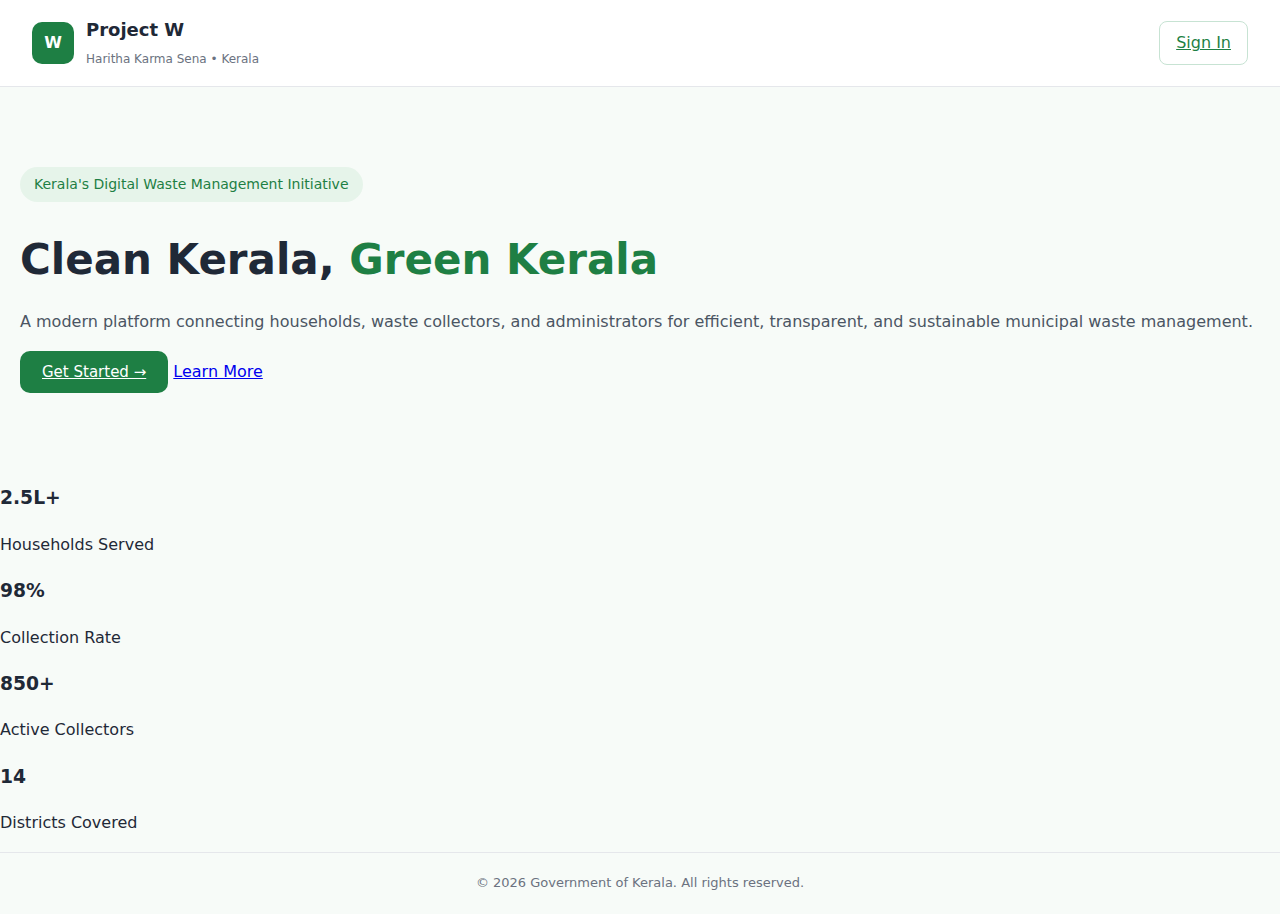
<file: index.html>
<!DOCTYPE html>
<html lang="en">
<head>
  <meta charset="UTF-8" />
  <title>Project W</title>
  <link rel="stylesheet" href="/static/style.css" />
</head>
<body>

<header class="topbar">
  <div class="brand">
    <div class="logo">W</div>
    <div>
      <h1>Project W</h1>
      <span>Haritha Karma Sena • Kerala</span>
    </div>
  </div>
  <a href="role.html" class="btn">Sign In</a>
</header>

<section class="hero">
  <span class="badge">Kerala's Digital Waste Management Initiative</span>
  <h2>Clean Kerala, <span>Green Kerala</span></h2>
  <p>
    A modern platform connecting households, waste collectors, and administrators
    for efficient, transparent, and sustainable municipal waste management.
  </p>

  <div class="actions">
    <a href="role.html" class="primary-btn">Get Started →</a>
    <a href="#" class="link-btn">Learn More</a>
  </div>
</section>

<section class="stats">
  <div>
    <h3>2.5L+</h3>
    <p>Households Served</p>
  </div>
  <div>
    <h3>98%</h3>
    <p>Collection Rate</p>
  </div>
  <div>
    <h3>850+</h3>
    <p>Active Collectors</p>
  </div>
  <div>
    <h3>14</h3>
    <p>Districts Covered</p>
  </div>
</section>

<footer>
  © 2026 Government of Kerala. All rights reserved.
</footer>

</body>
</html>
</file>
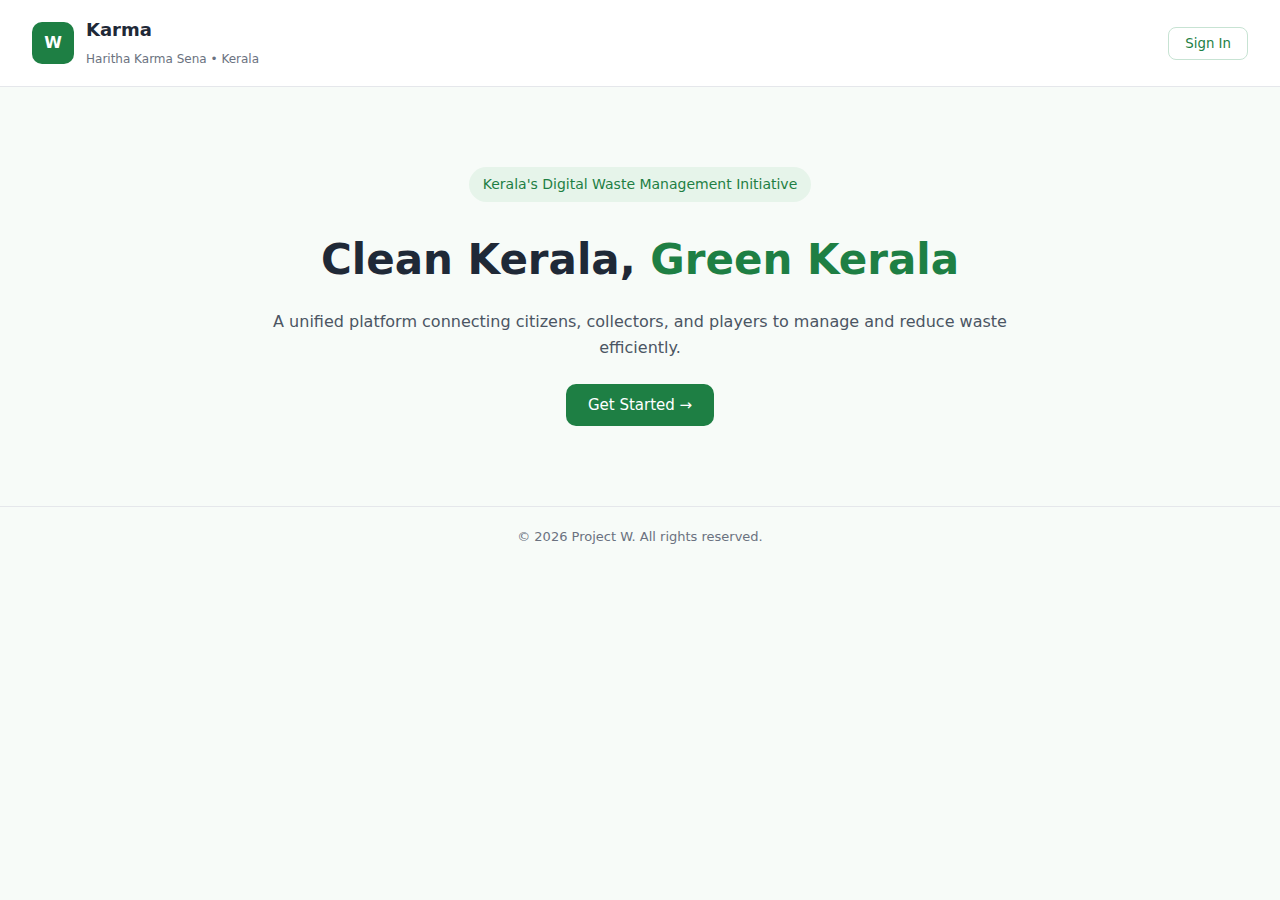
<file: templates/index.html>
<!DOCTYPE html>
<html lang="en">
<head>
  <meta charset="UTF-8" />
  <title>Karma</title>
  <meta name="viewport" content="width=device-width, initial-scale=1.0" />
  <link rel="stylesheet" href="/static/style.css" />
</head>
<body>

<header class="topbar">
  <div class="brand">
    <div class="logo">W</div>
    <div>
      <h1>Karma</h1>
      <span>Haritha Karma Sena • Kerala</span>
    </div>
  </div>
  <button class="btn" onclick="goTo('/auth')">Sign In</button>
</header>

<section class="hero">
  <div class="hero-content">
    <span class="badge">Kerala's Digital Waste Management Initiative</span>

    <h2>Clean Kerala, <span>Green Kerala</span></h2>

    <p>
      A unified platform connecting citizens, collectors, and players
      to manage and reduce waste efficiently.
    </p>

    <div class="actions">
      <button class="primary-btn" onclick="goTo('/role')">
        Get Started →
      </button>
    </div>
  </div>
</section>

<footer>
  © 2026 Project W. All rights reserved.
</footer>

<script src="/static/app.js"></script>
</body>
</html>
</file>
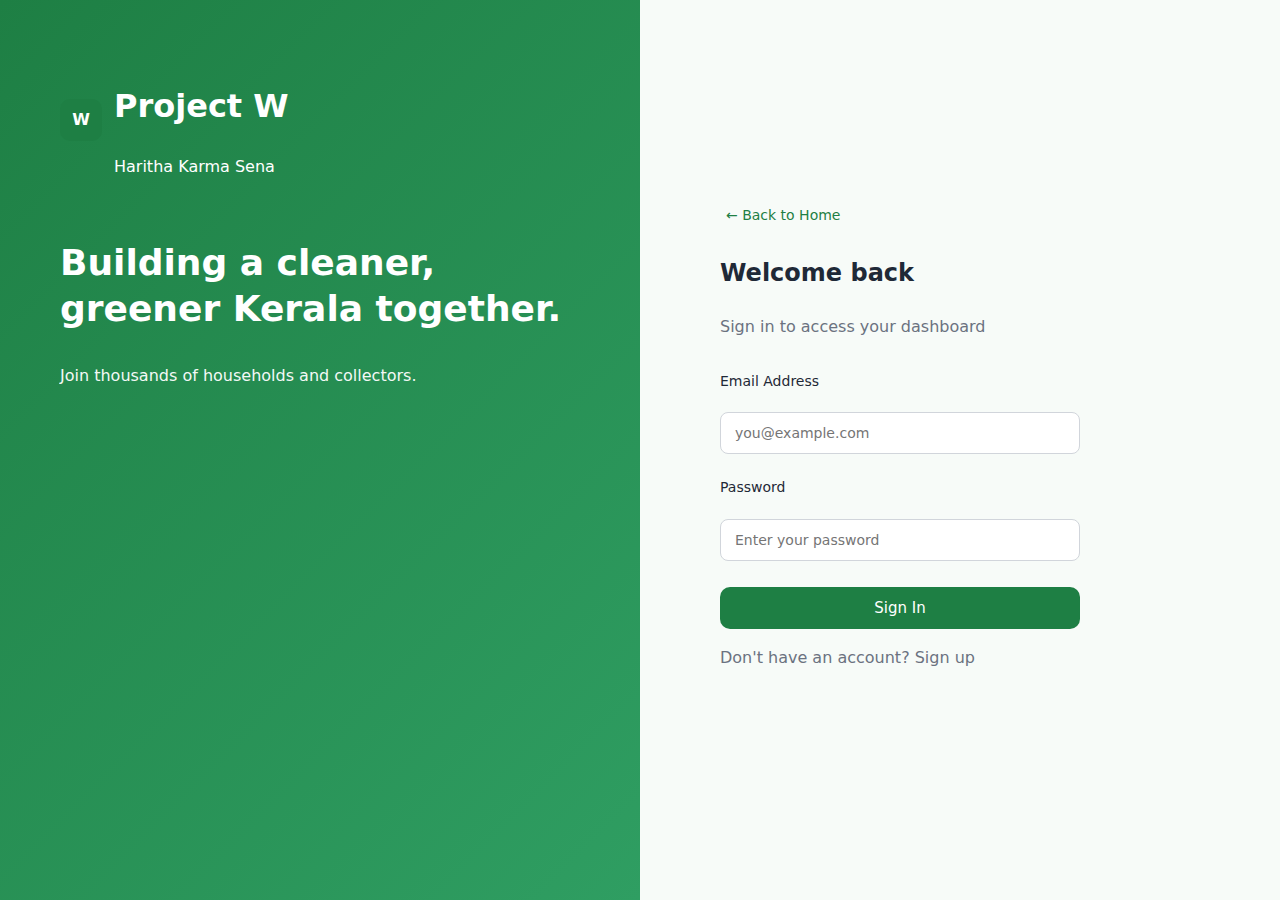
<file: auth.html>
<!DOCTYPE html>
<html lang="en">
<head>
  <meta charset="UTF-8">
  <title>Sign In | Project W</title>
  <link rel="stylesheet" href="/static/style.css">
</head>
<body class="auth-layout">

<div class="auth-left">
  <div class="auth-brand">
    <div class="logo">W</div>
    <div>
      <h1>Project W</h1>
      <span>Haritha Karma Sena</span>
    </div>
  </div>

  <h2>Building a cleaner,<br>greener Kerala together.</h2>
  <p>Join thousands of households and collectors.</p>
</div>

<div class="auth-right">
  <button class="back-btn" onclick="goBackHome()">← Back to Home</button>

  <h2>Welcome back</h2>
  <p>Sign in to access your dashboard</p>

  <form onsubmit="signIn(event)">
    <label>Email Address</label>
    <input type="email" placeholder="you@example.com" required>

    <label>Password</label>
    <input type="password" placeholder="Enter your password" required>

    <button class="primary-btn" type="submit">Sign In</button>
  </form>

  <p class="signup">Don't have an account? <a>Sign up</a></p>
</div>

<script src="/static/app.js"></script>
</body>
</html>
</file>
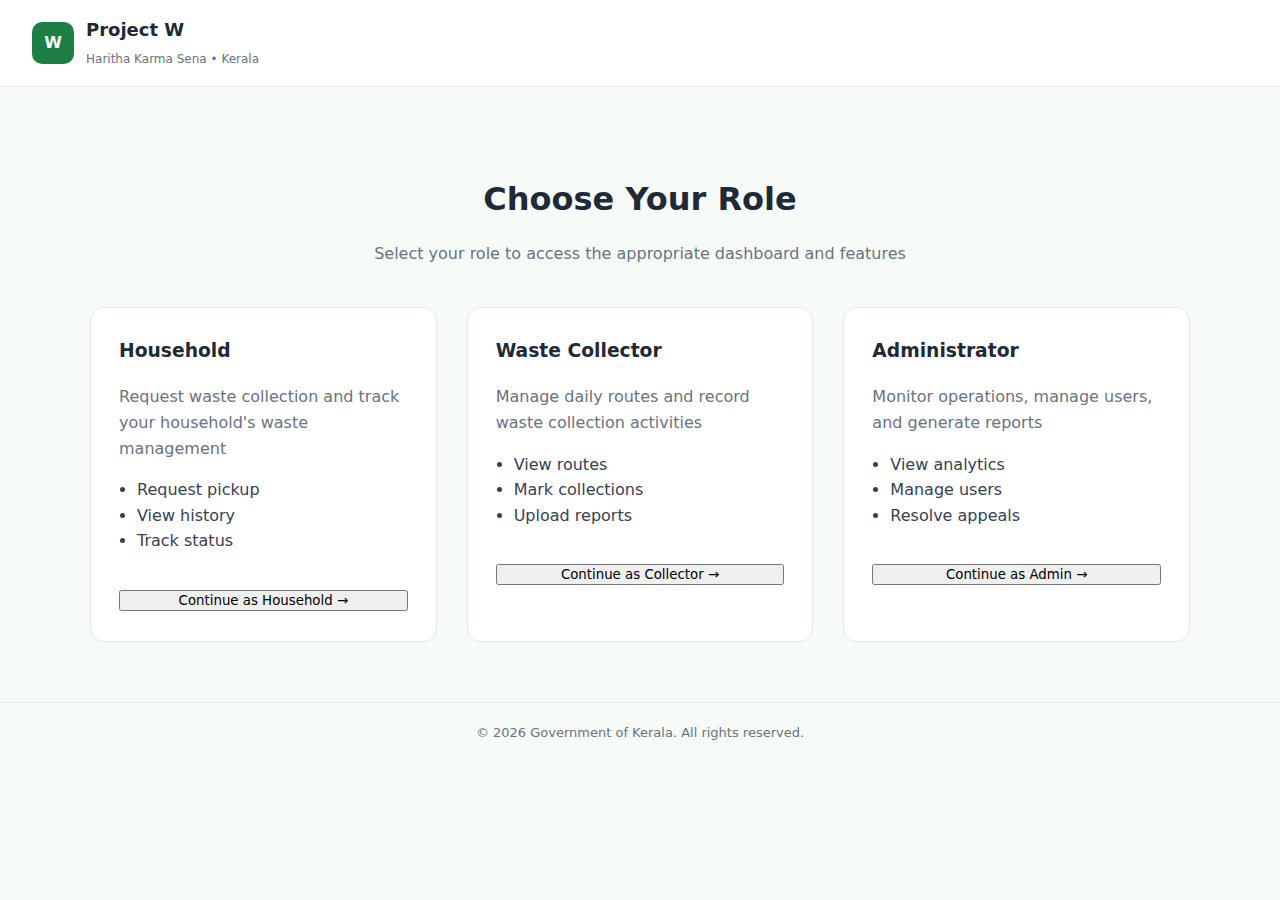
<file: role.html>
<!DOCTYPE html>
<html lang="en">
<head>
  <meta charset="UTF-8" />
  <title>Choose Role | Project W</title>
  <link rel="stylesheet" href="/static/style.css" />
</head>
<body>

<header class="topbar">
  <div class="brand">
    <div class="logo">W</div>
    <div>
      <h1>Project W</h1>
      <span>Haritha Karma Sena • Kerala</span>
    </div>
  </div>
</header>

<section class="roles">
  <h2>Choose Your Role</h2>
  <p>Select your role to access the appropriate dashboard and features</p>

  <div class="role-grid">
    <div class="role-card">
      <h3>Household</h3>
      <p>Request waste collection and track your household's waste management</p>
      <ul>
        <li>Request pickup</li>
        <li>View history</li>
        <li>Track status</li>
      </ul>
      <button onclick="selectRole('household')">Continue as Household →</button>
    </div>

    <div class="role-card">
      <h3>Waste Collector</h3>
      <p>Manage daily routes and record waste collection activities</p>
      <ul>
        <li>View routes</li>
        <li>Mark collections</li>
        <li>Upload reports</li>
      </ul>
      <button onclick="selectRole('collector')">Continue as Collector →</button>
    </div>

    <div class="role-card">
      <h3>Administrator</h3>
      <p>Monitor operations, manage users, and generate reports</p>
      <ul>
        <li>View analytics</li>
        <li>Manage users</li>
        <li>Resolve appeals</li>
      </ul>
      <button onclick="selectRole('admin')">Continue as Admin →</button>
    </div>
  </div>
</section>

<footer>
  © 2026 Government of Kerala. All rights reserved.
</footer>

<script src="/static/app.js"></script>
</body>
</html>
</file>
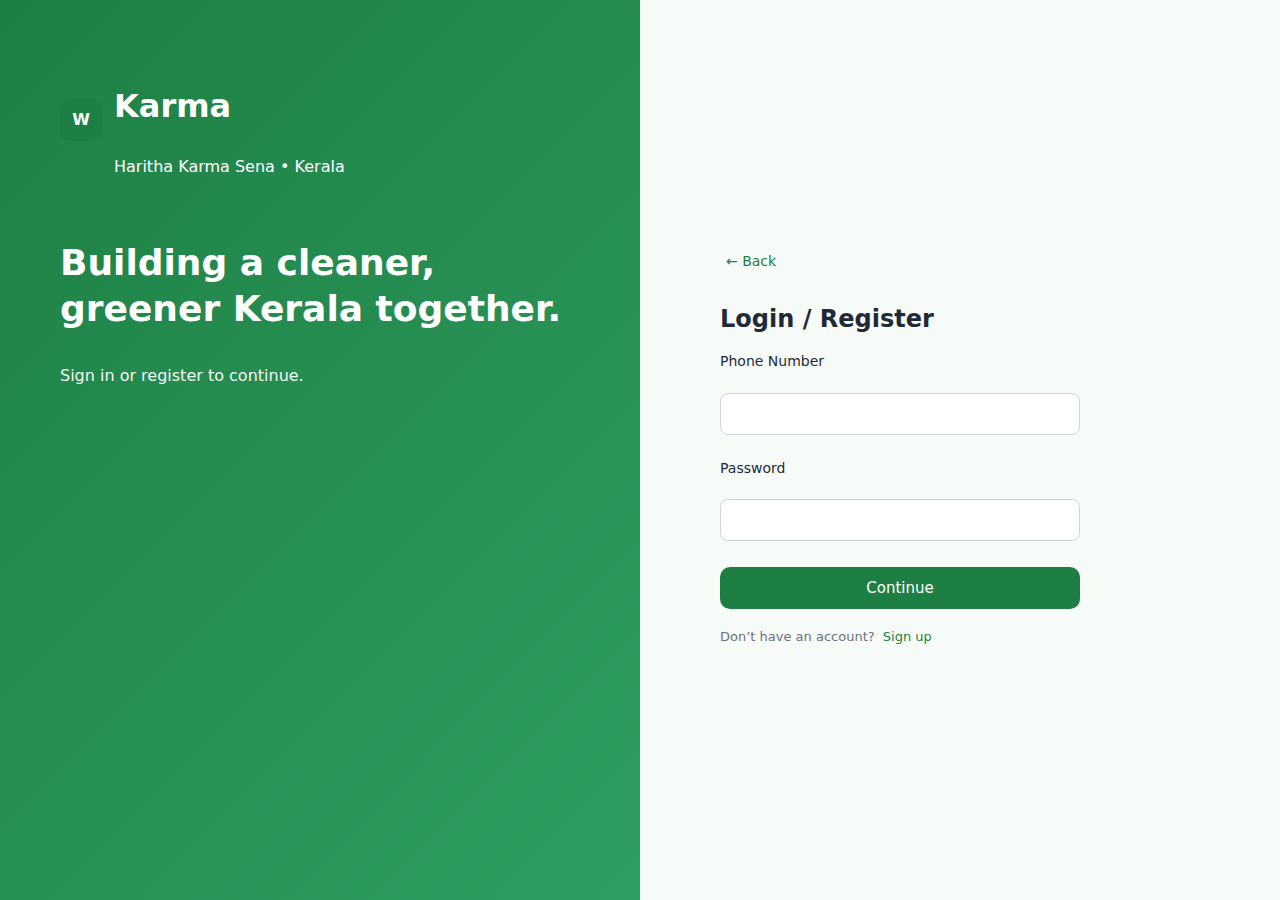
<file: templates/auth.html>
<!DOCTYPE html>
<html lang="en">
<head>
  <meta charset="UTF-8" />
  <title>Sign In | Karma</title>
  <meta name="viewport" content="width=device-width, initial-scale=1.0" />
  <link rel="stylesheet" href="/static/style.css" />
</head>
<body class="auth-layout">

<section class="auth-left">
  <div class="auth-brand">
    <div class="logo">W</div>
    <div>
      <h1>Karma</h1>
      <span>Haritha Karma Sena • Kerala</span>
    </div>
  </div>

  <h2>Building a cleaner,<br>greener Kerala together.</h2>
  <p>Sign in or register to continue.</p>
</section>

<section class="auth-right">
  <button class="back-btn" onclick="goTo('/')">← Back</button>

  <h2>Login / Register</h2>

  <form id="authForm">
    <label>Phone Number</label>
    <input type="number" id="number" required />

    <label>Password</label>
    <input type="password" id="password" />

    <button class="primary-btn" type="submit">Continue</button>
  </form>
  <div class="auth-alt">
    Don’t have an account?
    <a href="/signup" class="signup-link">Sign up</a>
  </div>
  
</section>

<script src="/static/app.js"></script>
</body>
</html>
</file>
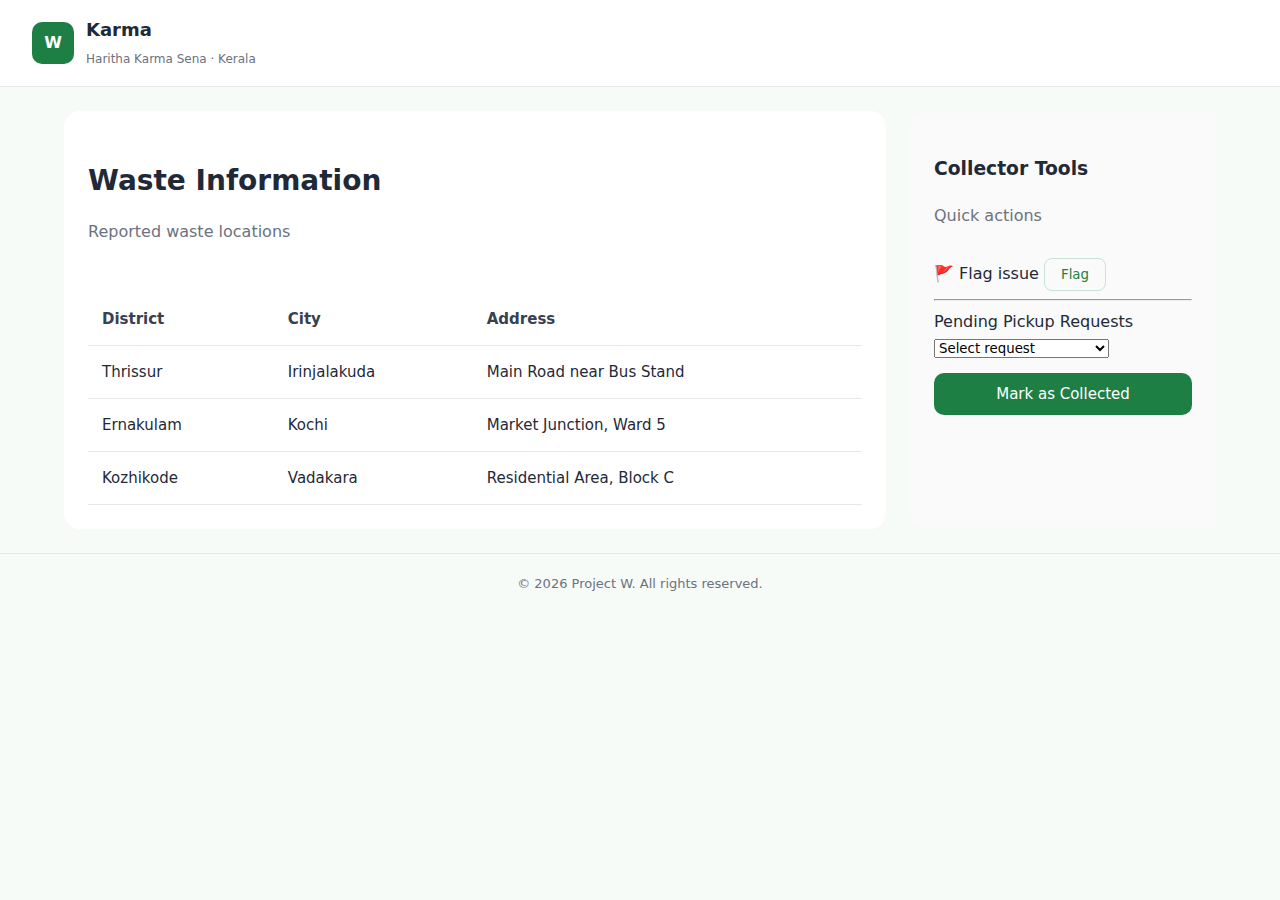
<file: templates/collector.html>
<!DOCTYPE html>
<html lang="en">
<head>
  <meta charset="UTF-8" />
  <title>Collector Dashboard | Karma</title>
  <meta name="viewport" content="width=device-width, initial-scale=1.0" />
  <link rel="stylesheet" href="/static/style.css" />
</head>
<body>

<!-- TOP BAR -->
<header class="topbar">
  <div class="brand">
    <div class="logo">W</div>
    <div>
      <h1>Karma</h1>
      <span>Haritha Karma Sena · Kerala</span>
    </div>
  </div>
</header>

<!-- MAIN DASHBOARD -->
<main class="dashboard dashboard-split">

  <!-- LEFT : MAIN FEATURE -->
  <section class="waste-main">
    <div class="waste-header">
      <div>
        <h2>Waste Information</h2>
        <p class="muted">Reported waste locations</p>
      </div>
    </div>

    <table class="waste-table">
      <thead>
        <tr>
          <th>District</th>
          <th>City</th>
          <th>Address</th>
        </tr>
      </thead>
      <tbody>
        <tr>
          <td>Thrissur</td>
          <td>Irinjalakuda</td>
          <td>Main Road near Bus Stand</td>
        </tr>
        <tr>
          <td>Ernakulam</td>
          <td>Kochi</td>
          <td>Market Junction, Ward 5</td>
        </tr>
        <tr>
          <td>Kozhikode</td>
          <td>Vadakara</td>
          <td>Residential Area, Block C</td>
        </tr>
      </tbody>
    </table>
  </section>

  <!-- RIGHT : COLLECTOR TOOLS -->
  <aside class="collector-actions">
    <h3>Collector Tools</h3>
    <p class="muted">Quick actions</p>

    <!-- SMALL FLAG BOX -->
    <div class="mini-flag-box">
      <span class="flag-label">🚩 Flag issue</span>
      <button class="btn small" onclick="openFlagModal()">Flag</button>
    </div>

    <hr />

    <label>Pending Pickup Requests</label>
    <select>
      <option>Select request</option>
      <option>Thrissur · Main Road</option>
      <option>Kochi · Market Junction</option>
    </select>

    <button class="primary-btn full">
      Mark as Collected
    </button>
  </aside>

</main>

<!-- FLAG MODAL -->
<div class="modal-overlay" id="flagModal">
  <div class="modal-box">

    <h3>Flag a Location</h3>
    <p class="muted">Report issues found during collection</p>

    <label>District</label>
    <input type="text" placeholder="District name">

    <label>City</label>
    <input type="text" placeholder="City name">

    <label>Address</label>
    <textarea placeholder="Exact address or landmark"></textarea>

    <label>Issue Type</label>
    <select>
      <option>Overflow</option>
      <option>Wrong Waste Type</option>
      <option>Blocked Access</option>
    </select>

    <label>Severity</label>
    <select>
      <option>Low</option>
      <option>Medium</option>
      <option>High</option>
    </select>

    <div class="modal-actions">
      <button class="btn" onclick="closeFlagModal()">Cancel</button>
      <button class="primary-btn">Submit</button>
    </div>

  </div>
</div>

<footer>
  © 2026 Project W. All rights reserved.
</footer>

<script>
  function openFlagModal() {
    document.getElementById("flagModal").classList.add("active");
  }

  function closeFlagModal() {
    document.getElementById("flagModal").classList.remove("active");
  }
</script>

</body>
</html>
</file>
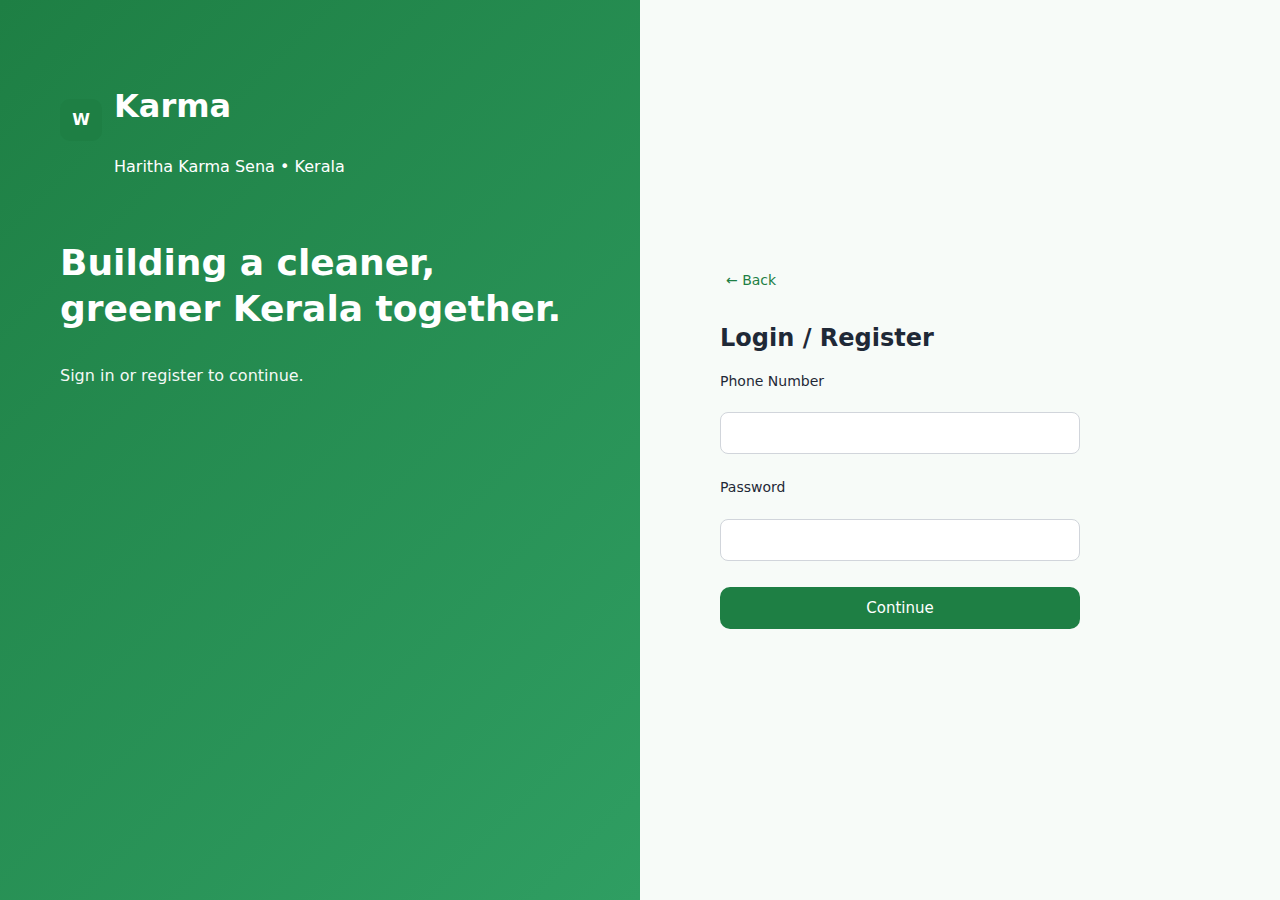
<file: templates/collectorAuth.html>
<!DOCTYPE html>
<html lang="en">
<head>
  <meta charset="UTF-8" />
  <title>Sign In | Karma</title>
  <meta name="viewport" content="width=device-width, initial-scale=1.0" />
  <link rel="stylesheet" href="/static/style.css" />
</head>
<body class="auth-layout">

<section class="auth-left">
  <div class="auth-brand">
    <div class="logo">W</div>
    <div>
      <h1>Karma</h1>
      <span>Haritha Karma Sena • Kerala</span>
    </div>
  </div>

  <h2>Building a cleaner,<br>greener Kerala together.</h2>
  <p>Sign in or register to continue.</p>
</section>

<section class="auth-right">
  <button class="back-btn" onclick="goTo('/')">← Back</button>

  <h2>Login / Register</h2>

  <form id="collectorAuthForm">
    <label>Phone Number</label>
    <input type="number" id="number" required />

    <label>Password</label>
    <input type="password" id="password" />

    <button class="primary-btn" type="submit">Continue</button>
  </form>
  
</section>

<script src="/static/app.js"></script>
</body>
</html>
</file>
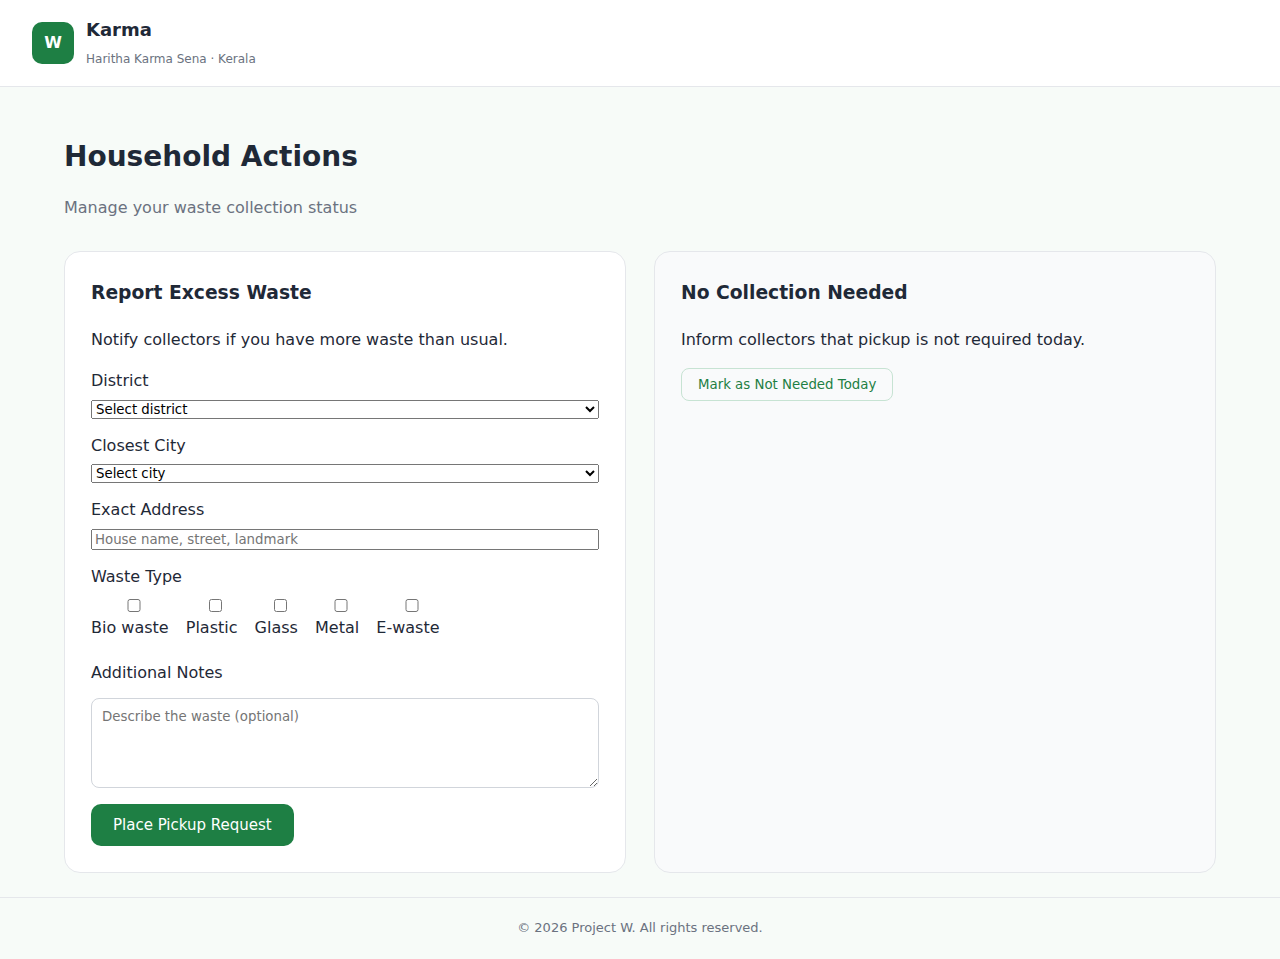
<file: templates/household.html>
<!DOCTYPE html>
<html lang="en">
<head>
  <meta charset="UTF-8" />
  <title>Household Dashboard | Karma</title>
  <meta name="viewport" content="width=device-width, initial-scale=1.0" />
  <link rel="stylesheet" href="/static/style.css" />

  <!-- FORCE FORM FIELDS TO STACK -->
  <style>
    .action-card .form-group {
      display: block;
      width: 100%;
      margin-bottom: 14px;
    }

    .action-card label {
      display: block;
      margin-bottom: 6px;
    }

    .action-card select,
    .action-card input,
    .action-card textarea {
      display: block;
      width: 100%;
    }

    .checkbox-group label {
      display: inline-block;
      margin-right: 12px;
    }
  </style>
</head>
<body>

<header class="topbar">
  <div class="brand">
    <div class="logo">W</div>
    <div>
      <h1>Karma</h1>
      <span>Haritha Karma Sena · Kerala</span>
    </div>
  </div>
</header>

<main class="dashboard">
  <h2>Household Actions</h2>
  <p class="muted">Manage your waste collection status</p>

  <div class="action-grid">

    <!-- REPORT EXCESS WASTE -->
    <div class="action-card">
      <h3>Report Excess Waste</h3>
      <p>Notify collectors if you have more waste than usual.</p>

      <div class="form-group">
        <label>District</label>
        <select id="districtSelect">
          <option value="">Select district</option>
        </select>
      </div>

      <div class="form-group">
        <label>Closest City</label>
        <select id="citySelect">
          <option value="">Select city</option>
        </select>
      </div>

      <div class="form-group">
        <label>Exact Address</label>
        <input
          type="text"
          id="address"
          placeholder="House name, street, landmark"
        />
      </div>

      <div class="form-group">
        <label>Waste Type</label>
        <div class="checkbox-group">
          <label><input type="checkbox" /> Bio waste</label>
          <label><input type="checkbox" /> Plastic</label>
          <label><input type="checkbox" /> Glass</label>
          <label><input type="checkbox" /> Metal</label>
          <label><input type="checkbox" /> E-waste</label>
        </div>
      </div>

      <div class="form-group">
        <label>Additional Notes</label>
        <textarea
          id="notes"
          placeholder="Describe the waste (optional)"
        ></textarea>
      </div>

      <button class="primary-btn" id="submitPickup">
        Place Pickup Request
      </button>
    </div>

    <!-- NO COLLECTION -->
    <div class="action-card secondary">
      <h3>No Collection Needed</h3>
      <p>Inform collectors that pickup is not required today.</p>

      <button class="btn">Mark as Not Needed Today</button>
    </div>

  </div>
</main>

<footer>
  © 2026 Project W. All rights reserved.
</footer>

<script src="/static/app.js"></script>
</body>
</html>
</file>
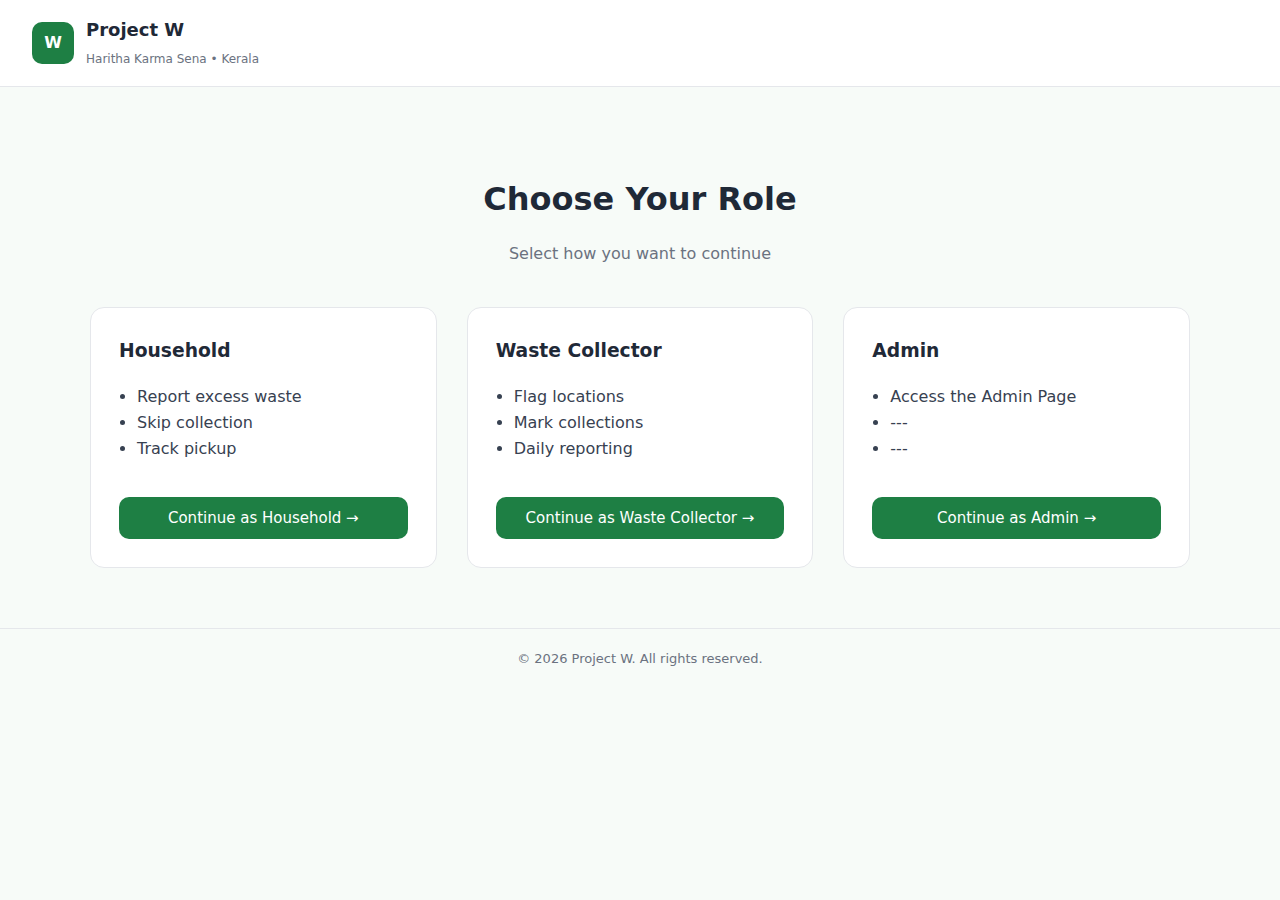
<file: templates/role.html>
<!DOCTYPE html>
<html lang="en">
<head>
  <meta charset="UTF-8" />
  <title>Choose Role | Karma</title>
  <meta name="viewport" content="width=device-width, initial-scale=1.0" />
  <link rel="stylesheet" href="/static/style.css" />
</head>
<body>

<header class="topbar">
  <div class="brand">
    <div class="logo">W</div>
    <div>
      <h1>Project W</h1>
      <span>Haritha Karma Sena • Kerala</span>
    </div>
  </div>
</header>

<section class="roles">
  <h2>Choose Your Role</h2>
  <p>Select how you want to continue</p>

  <div class="role-grid">

    <div class="role-card">
      <h3>Household</h3>
      <ul>
        <li>Report excess waste</li>
        <li>Skip collection</li>
        <li>Track pickup</li>
      </ul>
      <button class="primary-btn" onclick="selectRole('household')">
        Continue as Household →
      </button>
    </div>

    <div class="role-card">
      <h3>Waste Collector</h3>
      <ul>
        <li>Flag locations</li>
        <li>Mark collections</li>
        <li>Daily reporting</li>
      </ul>
      <button class="primary-btn" onclick="selectRole('collector')">
        Continue as Waste Collector →
      </button>
    </div>

    <div class="role-card">
      <h3>Admin</h3>
      <ul>
        <li>Access the Admin Page</li>
        <li>---</li>
        <li>---</li>
      </ul>
      <button class="primary-btn" onclick="selectRole('player')">
        Continue as Admin →
      </button>
    </div>

  </div>
</section> 

<footer>
  © 2026 Project W. All rights reserved.
</footer>

<script src="/static/app.js"></script>
</body>
</html>
</file>
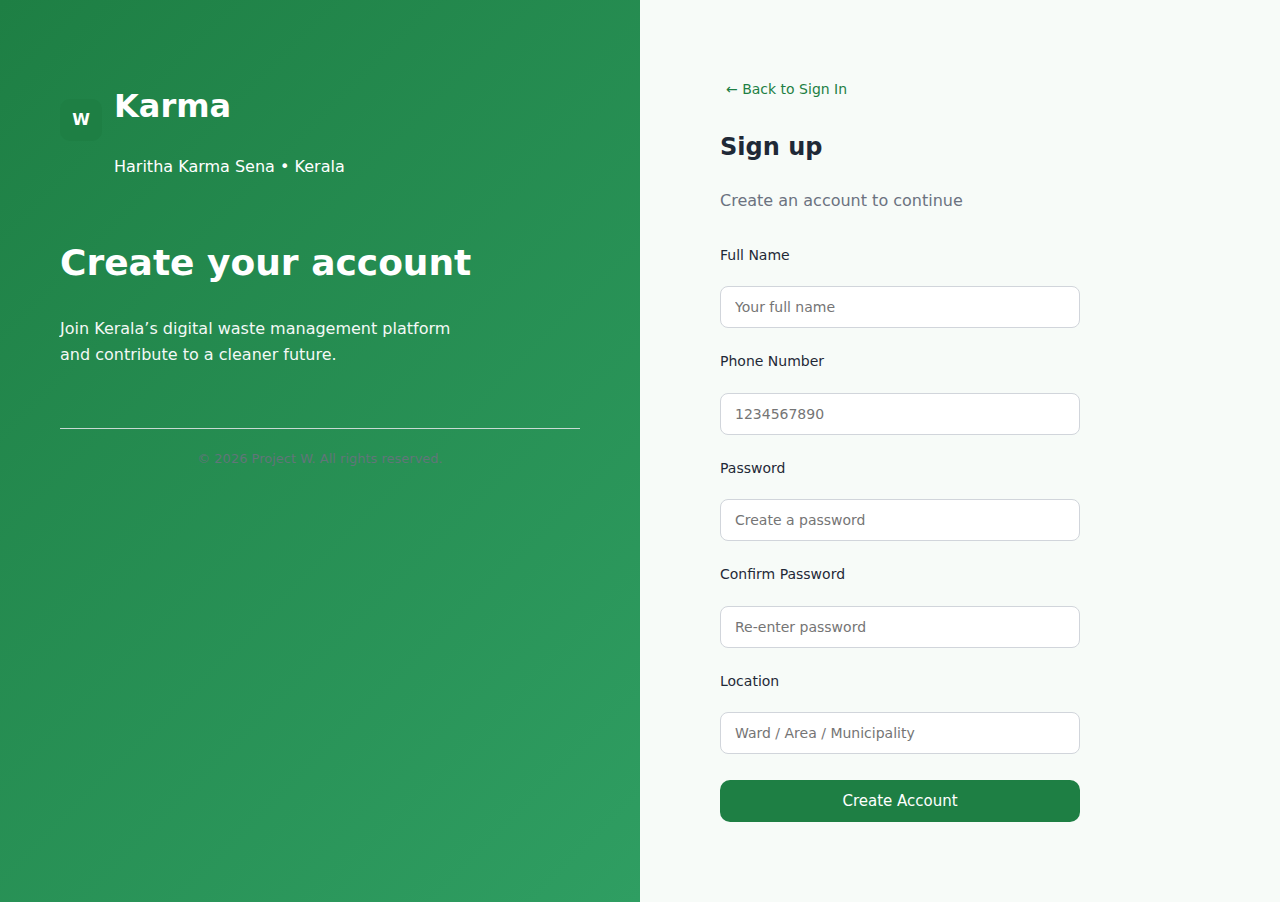
<file: templates/signup.html>
<!DOCTYPE html>
<html lang="en">
<head>
  <meta charset="UTF-8" />
  <title>Sign Up | Karma</title>
  <meta name="viewport" content="width=device-width, initial-scale=1.0" />
  <link rel="stylesheet" href="/static/style.css" />
</head>

<body class="auth-layout">

<section class="auth-left">
  <div class="auth-brand">
    <div class="logo">W</div>
    <div>
      <h1>Karma</h1>
      <span>Haritha Karma Sena • Kerala</span>
    </div>
  </div>

  <h2>Create your account</h2>
  <p>
    Join Kerala’s digital waste management platform and contribute
    to a cleaner future.
  </p>

  <footer class="auth-footer">
    © 2026 Project W. All rights reserved.
  </footer>
</section>

<section class="auth-right">

  <button class="back-btn" onclick="goTo('/auth')">
    ← Back to Sign In
  </button>

  <h2>Sign up</h2>
  <p>Create an account to continue</p>

  <form id="signupForm">

    <label>Full Name</label>
    <input
      type="text"
      id="name"
      placeholder="Your full name"
      required
    />

    <label>Phone Number</label>
    <input
      type="number"
      id="phone"
      placeholder="1234567890"
      required
    />

    <label>Password</label>
    <input
      type="password"
      id="password"
      placeholder="Create a password"
      required
    />

    <label>Confirm Password</label>
    <input
      type="password"
      placeholder="Re-enter password"
      required
    />

    <label>Location</label>
    <input
      type="text"
      id="location"
      placeholder="Ward / Area / Municipality"
      required
    />

    <button class="primary-btn full" type="submit">
      Create Account
    </button>

  </form>

</section>

<script src="/static/app.js"></script>
</body>
</html>
</file>
<file: static/style.css>
/* ================= RESET ================= */
* {
  box-sizing: border-box;
  font-family: system-ui, -apple-system, BlinkMacSystemFont, sans-serif;
}

body {
  margin: 0;
  background-color: #f7fbf8;
  color: #1f2937;
  line-height: 1.6;
}

/* ================= TOP BAR ================= */
.topbar {
  display: flex;
  justify-content: space-between;
  align-items: center;
  padding: 16px 32px;
  background: #ffffff;
  border-bottom: 1px solid #e5e7eb;
}

.brand {
  display: flex;
  align-items: center;
  gap: 12px;
}

.logo {
  width: 42px;
  height: 42px;
  background: #1e7f44;
  color: white;
  font-weight: 700;
  border-radius: 10px;
  display: flex;
  align-items: center;
  justify-content: center;
}

.brand h1 {
  margin: 0;
  font-size: 18px;
}

.brand span {
  font-size: 12px;
  color: #6b7280;
}

/* ================= BUTTONS ================= */
button {
  font-family: inherit;
  cursor: pointer;
}

.btn {
  background: transparent;
  border: 1px solid #c7e3d3;
  color: #1e7f44;
  padding: 8px 16px;
  border-radius: 8px;
}

.primary-btn {
  background: #1e7f44;
  color: white;
  border: none;
  padding: 12px 22px;
  border-radius: 10px;
  font-size: 15px;
}

.primary-btn:hover {
  background: #166534;
}

/* ================= HERO ================= */
.hero {
  padding: 80px 20px;
}

.hero-content {
  max-width: 760px;
  margin: 0 auto;
  text-align: center;
}

.badge {
  display: inline-block;
  background: #e6f4ea;
  color: #1e7f44;
  padding: 6px 14px;
  border-radius: 999px;
  font-size: 14px;
  margin-bottom: 12px;
}

.hero h2 {
  font-size: 42px;
  margin: 12px 0;
}

.hero h2 span {
  color: #1e7f44;
}

.hero p {
  color: #4b5563;
  margin-bottom: 24px;
}

/* ================= ROLES PAGE ================= */
.roles {
  padding: 60px 30px;
  text-align: center;
}

.roles h2 {
  font-size: 32px;
  margin-bottom: 8px;
}

.roles p {
  color: #6b7280;
}

.role-grid {
  max-width: 1100px;
  margin: 40px auto 0;
  display: grid;
  grid-template-columns: repeat(3, 1fr);
  gap: 30px;
}

.role-card {
  background: white;
  border: 1px solid #e5e7eb;
  border-radius: 14px;
  padding: 28px;
  text-align: left;
}

.role-card h3 {
  margin-top: 0;
}

.role-card ul {
  padding-left: 18px;
  color: #374151;
}

.role-card button {
  width: 100%;
  margin-top: 20px;
}

/* ================= AUTH PAGE ================= */
.auth-layout {
  display: grid;
  grid-template-columns: 1fr 1fr;
  min-height: 100vh;
}

.auth-left {
  background: linear-gradient(135deg, #1e7f44, #2f9e62);
  color: white;
  padding: 60px;
}

.auth-brand {
  display: flex;
  align-items: center;
  gap: 12px;
}

.auth-left h2 {
  margin-top: 60px;
  font-size: 36px;
  line-height: 1.3;
}

.auth-left p {
  max-width: 420px;
  opacity: 0.95;
}

.auth-footer {
  margin-top: 60px;
  font-size: 13px;
  opacity: 0.85;
}

.auth-right {
  padding: 60px;
}

.back-btn {
  background: none;
  border: none;
  color: #1e7f44;
  font-size: 14px;
  margin-bottom: 24px;
}

.auth-right h2 {
  margin-top: 0;
}

.auth-form label {
  display: block;
  font-size: 14px;
  margin-bottom: 4px;
}

.auth-form input {
  width: 100%;
  padding: 12px;
  margin-bottom: 16px;
  border-radius: 8px;
  border: 1px solid #d1d5db;
}

.auth-form input:focus {
  outline: none;
  border-color: #1e7f44;
}

.signup-text {
  margin-top: 16px;
  font-size: 14px;
}

/* ================= FOOTER ================= */
footer {
  text-align: center;
  padding: 20px;
  font-size: 13px;
  color: #6b7280;
  border-top: 1px solid #e5e7eb;
}

/* ================= RESPONSIVE ================= */
@media (max-width: 900px) {
  .role-grid {
    grid-template-columns: 1fr;
  }

  .auth-layout {
    grid-template-columns: 1fr;
  }

  .auth-left {
    display: none;
  }
}

/* ================= DASHBOARDS ================= */

.dashboard {
  max-width: 1100px;
  margin: 0 auto;
  padding: 50px 20px;
}

.dashboard h2 {
  font-size: 28px;
  margin-bottom: 4px;
}

.muted {
  color: #6b7280;
  margin-bottom: 30px;
}

/* Action cards */
.action-grid {
  display: grid;
  grid-template-columns: repeat(auto-fit, minmax(280px, 1fr));
  gap: 28px;
}

.action-card {
  background: white;
  border: 1px solid #e5e7eb;
  border-radius: 16px;
  padding: 26px;
}

.action-card h3 {
  margin-top: 0;
}

.action-card textarea {
  width: 100%;
  min-height: 90px;
  padding: 10px;
  margin: 12px 0 16px;
  border-radius: 8px;
  border: 1px solid #d1d5db;
  resize: vertical;
}

.action-card textarea:focus {
  outline: none;
  border-color: #1e7f44;
}

/* Variants */
.action-card.secondary {
  background: #f9fafb;
}

.action-card.success {
  border-color: #c7e3d3;
}

.action-card.warning {
  border-color: #fde68a;
  background: #fffdf5;
}

/* ================= AUTH PAGE FIX ================= */

/* Right side container */
.auth-right {
  display: flex;
  flex-direction: column;
  justify-content: center;
  padding: 80px;
}

/* Proper form stacking */
.auth-right form {
  max-width: 360px;
  display: flex;
  flex-direction: column;
  gap: 16px;
}

/* Labels */
.auth-right label {
  font-size: 14px;
  font-weight: 500;
  margin-bottom: 4px;
}

/* Inputs */
.auth-right input {
  padding: 12px 14px;
  border-radius: 8px;
  border: 1px solid #d1d5db;
  font-size: 14px;
  width: 100%;
}

/* Input focus */
.auth-right input:focus {
  outline: none;
  border-color: #1e7f44;
}

/* Sign in button */
.auth-right .primary-btn {
  margin-top: 10px;
  width: 100%;
}

/* Back link */
.back-btn {
  align-self: flex-start;
  margin-bottom: 30px;
  font-size: 14px;
  color: #1e7f44;
  background: none;
  border: none;
  cursor: pointer;
}

/* Headings spacing */
.auth-right h2 {
  margin-bottom: 6px;
}

.auth-right p {
  margin-bottom: 24px;
  color: #6b7280;
}

/* ================= AUTH SIGNUP LINK ================= */

.auth-alt {
  margin-top: 18px;
  font-size: 13px;
  color: #6b7280;
}

.signup-link {
  margin-left: 4px;
  color: #1e7f44;
  text-decoration: none;
  font-weight: 500;
}

.signup-link:hover {
  text-decoration: underline;
}

/* ================= SIGNUP PAGE ================= */

.auth-right form input {
  background-color: #ffffff;
}

.auth-right form label {
  margin-top: 6px;
}

.primary-btn.full {
  width: 100%;
}


/* MAIN DASHBOARD SPLIT */
.dashboard {
  max-width: 1200px;
  margin: auto;
  padding: 24px;
}

.dashboard-split {
  display: flex;
  gap: 24px;
}

/* MAIN FEATURE : WASTE INFO */
.waste-main {
  flex: 3;
  background: #ffffff;
  padding: 24px;
  border-radius: 16px;
}

/* HEADER */
.waste-header {
  display: flex;
  justify-content: space-between;
  align-items: center;
  margin-bottom: 18px;
}

/* WASTE TABLE */
.waste-table {
  width: 100%;
  border-collapse: collapse;
  font-size: 15px;
}

.waste-table th,
.waste-table td {
  padding: 14px;
  border-bottom: 1px solid #e5e7eb;
  text-align: left;
}

.waste-table th {
  font-weight: 600;
  color: #374151;
}

/* STATUS COLORS */
.danger {
  color: #dc2626;
  font-weight: 600;
}

.warning {
  color: #d97706;
  font-weight: 600;
}

.info {
  color: #2563eb;
  font-weight: 600;
}

/* SIDE ACTION PANEL */
.collector-actions {
  flex: 1;
  background: #f9faf9;
  padding: 24px;
  border-radius: 16px;
}

/* FULL WIDTH BUTTON */
.full {
  width: 100%;
  margin-top: 12px;
}

/* ===============================
   FLAG MODAL
================================ */

.modal-overlay {
  position: fixed;
  inset: 0;
  background: rgba(0, 0, 0, 0.45);
  display: none;
  align-items: center;
  justify-content: center;
  z-index: 9999;
}

.modal-overlay.active {
  display: flex;
}

.modal-box {
  background: #ffffff;
  width: 420px;
  padding: 24px;
  border-radius: 16px;
}

.modal-box input,
.modal-box select,
.modal-box textarea {
  width: 100%;
  margin-bottom: 12px;
  padding: 10px;
}

.modal-actions {
  display: flex;
  justify-content: flex-end;
  gap: 10px;
}
</file>
